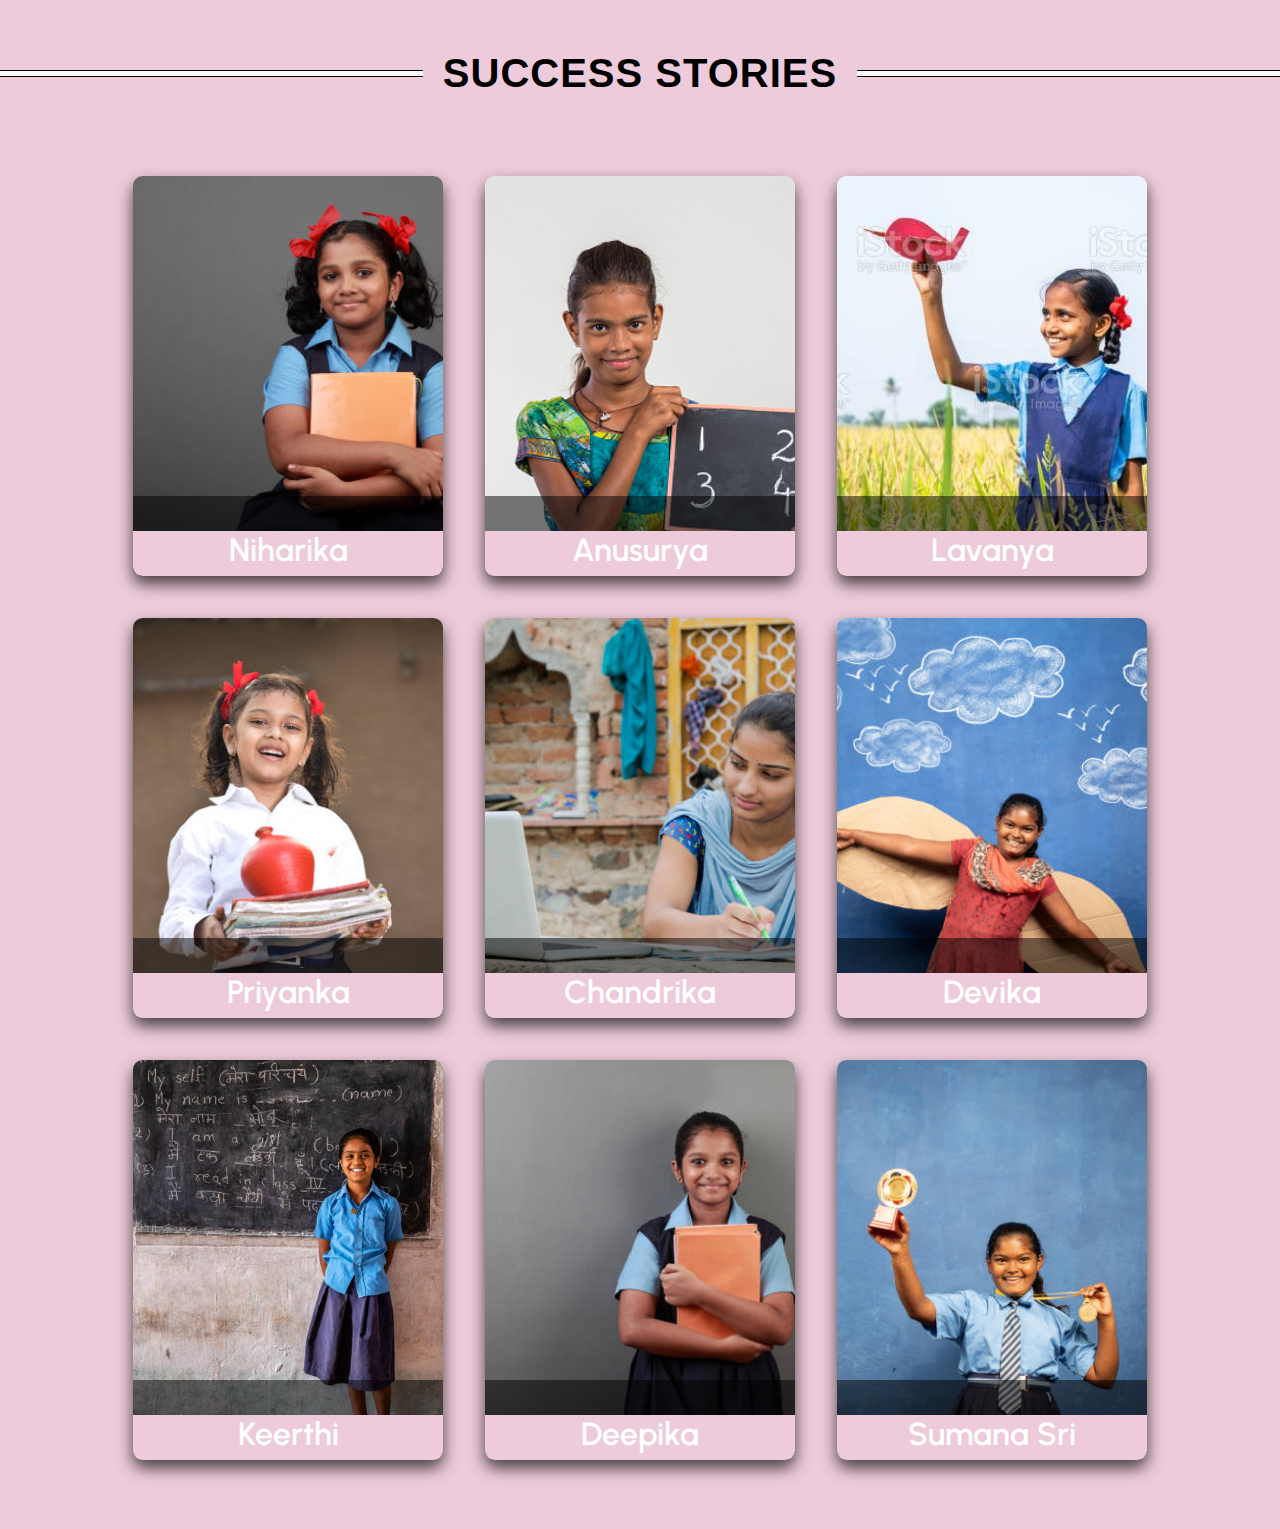
<file: p.html>
<!DOCTYPE html>
<html lang="en">
   <head>
      <meta charset="UTF-8" />
      <meta http-equiv="X-UA-Compatible" content="IE=edge" />
      <meta name="viewport" content="width=`, initial-scale=1.0" />
      <title>Document</title>
      <link rel="stylesheet" href="p.css" />
   </head>
   <body>
     <div class="seven">
        <h1>Success Stories</h1>
      </div>
      <section>
         <div class="cards grid">
            <div class="card">
               <div class="img-box">
                  <img src="/images/su-10.jpg" alt="mountain img" />
               </div>
               <div class="card-content">
                  <h1 class="card-heading">Niharika</h1>
                  <p class="card-text">
                     Today, I am going to tell you some inspiring stories of poor students. My all friend belong from poor family background and I am also part of them.<br>Her name is Niharika. she belongs from a poor family. her mother and father both are labor. They take out loans for niharika study.
                  </p>
               </div>
            </div>

            <div class="card">
                <div class="img-box">
                   <img src="/images/su-1.jpg" alt="mountain img" />
                </div>
                <div class="card-content">
                   <h1 class="card-heading">anusurya</h1>
                   <p class="card-text">
                     In 1943 I was in class VI in a school in Madurai, South India. I was in the ‘J section’. Yes, we had that many students in the St Mary’s High School, a Jesuit school. In the ‘I’ section I had a friend, Thangiah. I lived close to the school. I used to walk home after school with Thangiah. His house was beyond my house. ‘Four furlongs away,’ he said. Thangiah was a topper in his class.

                     On some evenings I would go to his house and with him for company take long walks, He was a barber by caste and the family had their shop in the street corner. His home was in a crowded side street. It was a one-ro
                     
                     
                   </p>
                </div>
             </div>

             <div class="card">
                <div class="img-box">
                   <img src="/images/su-2.jpg" alt="mountain img" />
                </div>
                <div class="card-content">
                   <h1 class="card-heading">Lavanya</h1>
                   <p class="card-text">
                     As a Student, The Struggle story is not mine but of my younger Brother, We often connect struggle with Job placement but after getting job we have to struggle their also, so struggle is continues process but being in middle class Our most of struggle ends with getting good college, school and Job.
                   </p>
                </div>
             </div>

             <div class="card">
                <div class="img-box">
                   <img src="/images/su-3.jpg" alt="mountain img" />
                </div>
                <div class="card-content">
                   <h1 class="card-heading">priyanka</h1>
                   <p class="card-text">
                     In 1943 I was in class VI in a school in Madurai, South India. I was in the ‘J section’. Yes, we had that many students in the St Mary’s High School, a Jesuit school. In the ‘I’ section I had a friend, Thangiah. I lived close to the school. I used to walk home after school with Thangiah. His house was beyond my house. ‘Four furlongs away,’ he said. Thangiah was a topper in his class.

                     On some evenings I would go to his house and with him for company take long walks, He was a barber by caste and the family had their shop in the street corner. His home was in a crowded side street. It was a one-ro
                     
                   </p>
                </div>
             </div>

             <div class="card">
                <div class="img-box">
                   <img src="/images/su-4.jpg" alt="mountain img" />
                </div>
                <div class="card-content">
                   <h1 class="card-heading">chandrika</h1>
                   <p class="card-text">
                      
                     As a Student, The Struggle story is not mine but of my younger Brother, We often connect struggle with Job placement but after getting job we have to struggle their also, so struggle is continues process but being in middle class Our most of struggle ends with getting good college, school and Job.
                  </p>
                   </p>
                </div>
             </div>  <div class="card">
                <div class="img-box">
                   <img src="/images/su-5.jpg" alt="mountain img" />
                </div>
                <div class="card-content">
                   <h1 class="card-heading">Devika</h1>
                   <p class="card-text">
                     
                     As a Student, The Struggle story is not mine but of my younger Brother, We often connect struggle with Job placement but after getting job we have to struggle their also, so struggle is continues process but being in middle class Our most of struggle ends with getting good college, school and Job.
                   </p>
                   </p>
                </div>
             </div>
             <div class="card">
                <div class="img-box">
                   <img src="/images/su-6.jpg" alt="mountain img" />
                </div>
                <div class="card-content">
                   <h1 class="card-heading">Keerthi</h1>
                   <p class="card-text">
                      
                     As a Student, The Struggle story is not mine but of my younger Brother, We often connect struggle with Job placement but after getting job we have to struggle their also, so struggle is continues process but being in middle class Our most of struggle ends with getting good college, school and Job.
                  </p>
                   </p>
                </div>
             </div>
            <div class="card">
                <div class="img-box">
                   <img src="/images/su-7.jpg" alt="mountain img" />
                </div>
                <div class="card-content">
                   <h1 class="card-heading">Deepika</h1>
                   <p class="card-text">
                     In 1943 I was in class VI in a school in Madurai, South India. I was in the ‘J section’. Yes, we had that many students in the St Mary’s High School, a Jesuit school. In the ‘I’ section I had a friend, Thangiah. I lived close to the school. I used to walk home after school with Thangiah. His house was beyond my house. ‘Four furlongs away,’ he said. Thangiah was a topper in his class.

                     On some evenings I would go to his house and with him for company take long walks, He was a barber by caste and the family had their shop in the street corner. His home was in a crowded side street. It was a one-ro
                     
                   </p>
                </div>
             </div>
            <div class="card">
               <div class="img-box">
                  <img src="/images/su-8.jpg" alt="mountain img" />
               </div>
               <div class="card-content">
                  <h1 class="card-heading">Sumana sri</h1>
                  <p class="card-text">
                     In 1943 I was in class VI in a school in Madurai, South India. I was in the ‘J section’. Yes, we had that many students in the St Mary’s High School, a Jesuit school. In the ‘I’ section I had a friend, Thangiah. I lived close to the school. I used to walk home after school with Thangiah. His house was beyond my house. ‘Four furlongs away,’ he said. Thangiah was a topper in his class.

                     On some evenings I would go to his house and with him for company take long walks, He was a barber by caste and the family had their shop in the street corner. His home was in a crowded side street. It was a one-ro
                     
                  </p>
               </div>
            </div>
            <!-- <div class="card">
               <div class="img-box">
                  <img src="/images/su-9.jpg" alt="mountain img" />
               </div>
               <div class="card-content">
                  <h1 class="card-heading">Surekha</h1>
                  <p class="card-text">
                     In 1943 I was in class VI in a school in Madurai, South India. I was in the ‘J section’. Yes, we had that many students in the St Mary’s High School, a Jesuit school. In the ‘I’ section I had a friend, Thangiah. I lived close to the school. I used to walk home after school with Thangiah. His house was beyond my house. ‘Four furlongs away,’ he said. Thangiah was a topper in his class.

                     On some evenings I would go to his house and with him for company take long walks, He was a barber by caste and the family had their shop in the street corner. His home was in a crowded side street. It was a one-ro
                     
                  </p>
               </div>
            </div> -->
         </div>
      </section>
   </body>
</html>
</file>
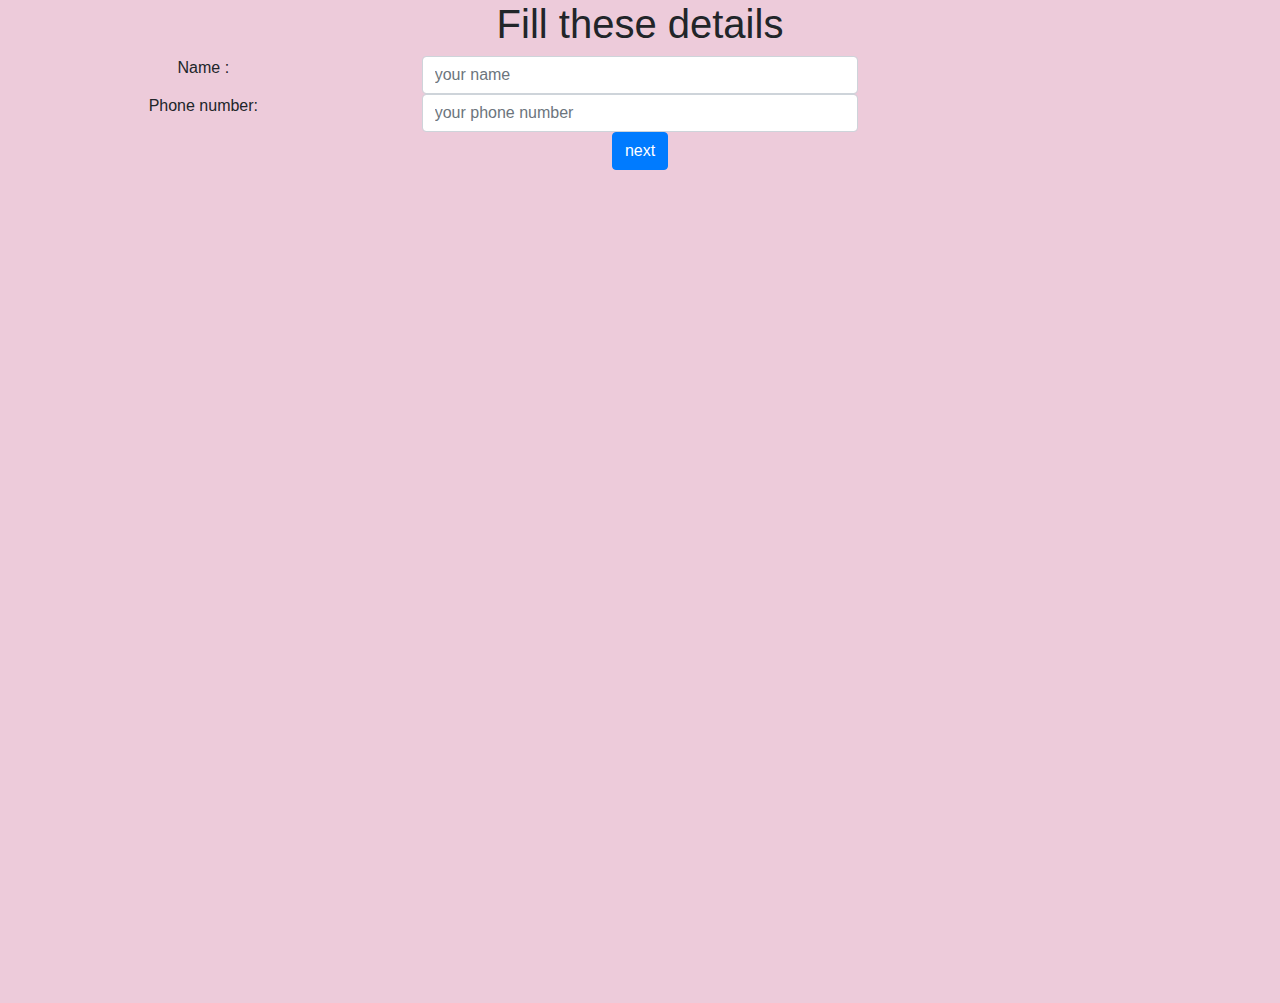
<file: raise.html>
<!DOCTYPE html>
<html lang="en">
<head>
    <meta charset="UTF-8">
    <meta http-equiv="X-UA-Compatible" content="IE=edge">
    <meta name="viewport" content="width=device-width, initial-scale=1.0">

    <!-- boot strap link -->
    <link rel="stylesheet" href="https://cdn.jsdelivr.net/npm/bootstrap@4.0.0/dist/css/bootstrap.min.css" integrity="sha384-Gn5384xqQ1aoWXA+058RXPxPg6fy4IWvTNh0E263XmFcJlSAwiGgFAW/dAiS6JXm" crossorigin="anonymous">
    <link
    rel="stylesheet"
    href=" https://cdn.jsdelivr.net/npm/bootstrap@4.6.2/dist/css/bootstrap.min.css"
  />
    <title>She Studies</title>
  <!-- CSS file  -->
  <link rel="stylesheet" href="styles.css">

</head>
<body>
  <center>

 
  <h1>Fill these details</h1>
  <form>

    <div class="row">
      <label for="validationDefault01" class="col-md-4  form-label ">Name :</label>
      <input type="text" class="col-md-4 form-control" id="validationDefault01" placeholder="your name " required>
    </div>
    <div class="row">
      <label for="validationDefault02" class="col-md-4 form-label">Phone number:</label>
      <input type="text" class="col-md-4 form-control" id="validationDefault02" placeholder="your phone number" required>
    </div>
    <input type="button" class="btn btn-primary" value="next" onclick="abc()">
  </form>
  <br>
  <br>
  <div id="form2">
    <h1>Now fill the further details</h1>
    <form >
      <div class="row">
        
          <label for="validationDefault01" class="col-md-4 form-label">First name</label>
          <input type="text" class="col-md-4 form-control" id="validationDefault01"  required>
        </div>
        <div class="row">
        
          <label for="validationDefault01" class="col-md-4 form-label">Last name</label>
          <input type="text" class="col-md-4 form-control" id="validationDefault01"  required>
        </div>
        <div class="row">
        
          <label for="validationDefault01" class="col-md-4 form-label">Father name</label>
          <input type="text" class="col-md-4 form-control" id="validationDefault01"  required>
        </div>
        <div class="row">
        
          <label for="validationDefault01" class="col-md-4 form-label">Mother name</label>
          <input type="text" class="col-md-4 form-control" id="validationDefault01"  required>
        </div>
        <div class="row">
        
          <label for="validationDefault01" class="col-md-4 form-label">Fathers occupation</label>
          <input type="text" class="col-md-4 form-control" id="validationDefault01"  required>
        </div>
        <div class="row">
        
          <label for="validationDefault01" class="col-md-4 form-label">Mother's occupation</label>
          <input type="text" class="col-md-4 form-control" id="validationDefault01"  required>
        </div>
        
        
     
        <div class="row">
        
          <label for="validationDefaultUsername" class="col-md-4 form-label">Email id </label>
          <div class="col-md-4 input-group">
            <!-- <span class="input-group-text" id="inputGroupPrepend2">@</span> -->
            <input type="email" class="form-control" id="validationDefaultUsername"  aria-describedby="inputGroupPrepend2" required>
          </div>
       
      </div>
      <h3>Enter your economic details</h3>
      <div class="row">
        <label for="exampleFormControlFile1" class="col-md-4">  &nbsp;&nbsp;Submit your EWS(Ecomnomically Weaker Section ) certificate : </label>
        <input type="file" class="col-md-4 form-control-file" id="exampleFormControlFile1" required >
    
      </div>
      <div class="row">
        <label for="exampleFormControlFile1" class="col-md-5">&nbsp;&nbsp;Submit your Income certificate</label>
        <input type="file" class="col-md-4 form-control-file" id="exampleFormControlFile1" required>
    
      </div>
      <h3>Enter your Eduction details</h3>
      <div class="row">
        
        <label for="validationDefault01" class="col-md-4 form-label">Which grade are you studying now ?</label>
        <select class="form-select" id="validationDefault04" required>
          <option selected disabled value="">Choose..</option>
          <option>1 t0 5 th </option>
          <option>6th </option>
          <option>7th</option>
          <option>8th</option>
          <option>9th</option>
          <option>10th</option>
          <option>11th / Inter first year</option>
          <option>12 th / Inter second year</option>
          <option>Graduation 1st year</option>
          <option>Graduation 2nd year </option>
          <option>Graduation 3rd year </option>
          <option>Graduation 4th year </option>
          <option>Post graduation</option>



        

         
          

        </select>
        
      </div>
      <div class="row">
        <label for="exampleFormControlFile1" class="col-md-4">&nbsp;&nbsp;Submit your Previous class progress report</label>
        <input type="file" class="col-md-4 form-control-file" id="exampleFormControlFile1" required>
    
      </div>



      
      
      <h4>Enter you resendential details / Address</h4>
      <div class="row">
        
        <label for="validationDefault01" class="col-md-4 form-label">City/Village name</label>
        <input type="text" class="col-md-4 form-control" id="validationDefault01"  required>
      </div>

       <div class="row">
       
          <label for="validationDefault04" class="col-md-4 form-label">State</label>
          <select class="col-md-4 form-select" id="validationDefault04" required>
            <option selected disabled value="">Choose...</option>
            <option>Andhra Pradesh</option>
            <option>Arunachal pradesh</option>
            <option>Bihar</option>
            <option>Chattsighar</option>
            <option>Dehradun</option>
            <option>Jammu and kashmir</option>
            <option>Kerala</option>
            <option>Karnataka</option>
            <option>Tamilnadu</option>
            <option>Telangana</option>

          </select>
        
      </div>
        

        <div class="row">
          <label for="validationDefault05" class="col-md-4 form-label">Zip</label>
          <input type="text" class="col-md-4 form-control" id="validationDefault05" required>
        </div>
       
        <div class="form-group">
          <div class="form-check">
            <input class="form-check-input" type="checkbox" value="" id="invalidCheck" required>
            <label class="form-check-label" for="invalidCheck">
              Agree to terms and conditions
            </label>
            <div class="invalid-feedback">
              You must agree before submitting.
            </div>
          </div>
        </div>
        
        
        <div class="col-12">
        <a href="cong.html"> <button type="button">Submit form </button></a>
          </div>
      </form>
          
      </div>
      
      
      
    </center> 



  <script>
    let f2 = document.getElementById('form2');
    f2.style.visibility ='hidden'
    

   function abc(){
    let inputtxt = document.getElementById('validationDefault02')
    var phoneno = /^\d{10}$/;
    if((inputtxt.value.match(phoneno))){
      validate()
    }
    else{
      alert("please enter a valid phone number");
        return false;
    }
   }
   function validate(){
     f2.style.visibility ='visible'
   }

   (function() {
  'use strict';
  window.addEventListener('load', function() {
    // Fetch all the forms we want to apply custom Bootstrap validation styles to
    var forms = document.getElementsByClassName('needs-validation');
    // Loop over them and prevent submission
    var validation = Array.prototype.filter.call(forms, function(form) {
      form.addEventListener('submit', function(event) {
        if (form.checkValidity() === false) {
          event.preventDefault();
          event.stopPropagation();
        }
        form.classList.add('was-validated');
      }, false);
    });
  }, false);
})();
   


  </script>
</body>
</html>
</file>
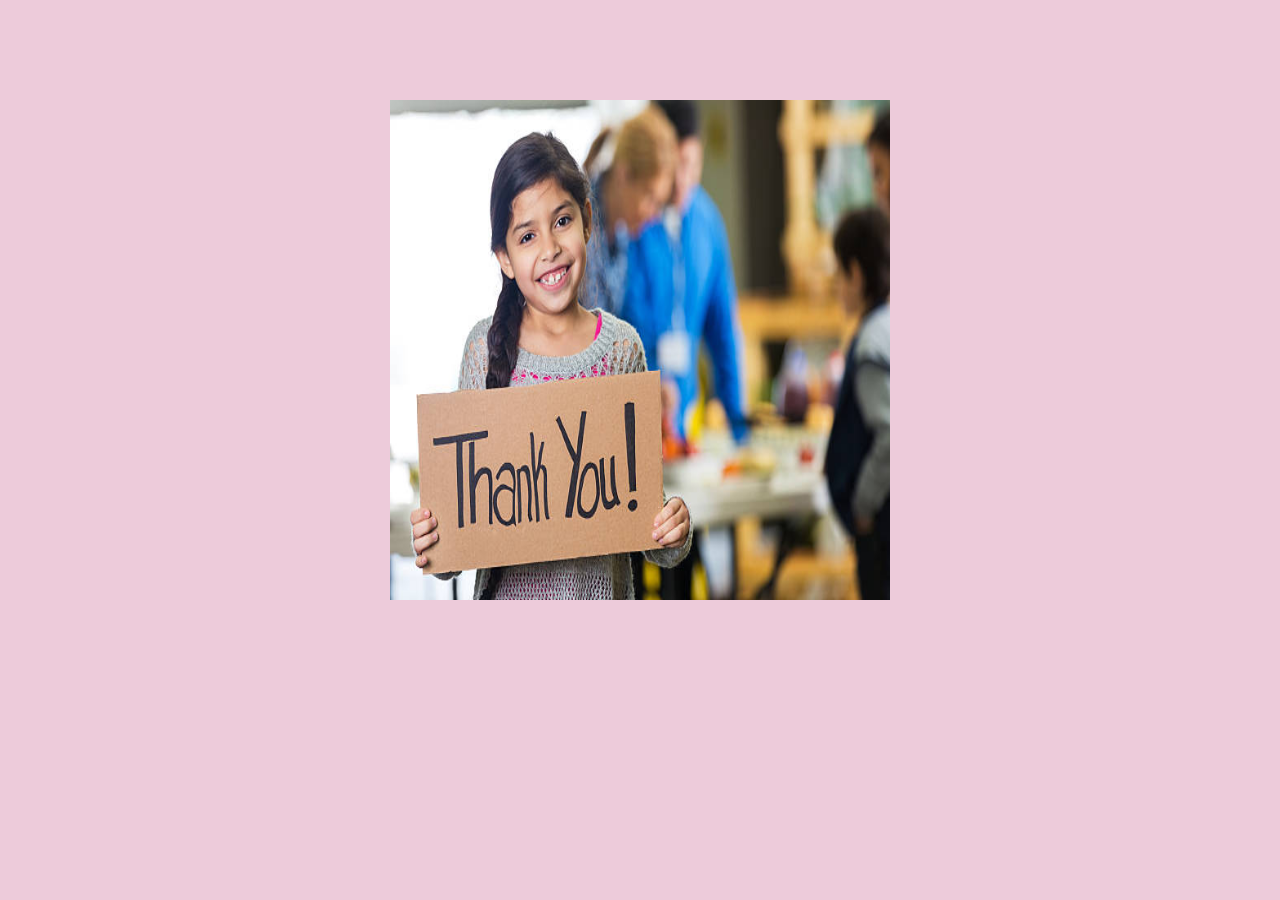
<file: thankyou.html>
<!DOCTYPE html>
<html lang="en">
<head>
    <meta charset="UTF-8">
    <meta http-equiv="X-UA-Compatible" content="IE=edge">
    <meta name="viewport" content="width=device-width, initial-scale=1.0">
    <title>Document</title>
</head>
<style>
    body{
        background-color: rgb(237, 203, 218);
    }
    div{
        margin-top: 100px;
    }
</style>
<body>
    <div align="center">
        <img style="height: 500px;
    width: 500px;" src="tnk.jpg" alt=""  >
    </div>
    
</body>
</html>
</file>
<file: p.css>
@import url("https://fonts.googleapis.com/css2?family=Urbanist:wght@400;500;600&display=swap");

* {
   box-sizing: border-box;
   padding: 0;
   margin: 0;
   /* background: paleturquoise; */
   background-color: rgb(237, 203, 218);
}

.seven h1 {
    margin-top: 60px;
    text-align: center;
    font-size: 40px;
    font-weight: 900;
    /* color: paleturquoise; */
    letter-spacing: 1px;
    text-transform: uppercase;
    font-family: "Gill Sans", "Gill Sans MT", Calibri, "Trebuchet MS", sans-serif;
    display: grid;
    grid-template-columns: 1fr max-content 1fr;
    grid-template-rows: 27px 0;
    grid-gap: 20px;
    align-items: center;
}

.seven h1:after,
.seven h1:before {
    content: " ";
    display: block;
    border-bottom: 1px solid #000;
    border-top: 1px solid #000;
    height: 5px;
    background-color: #f8f8f8;
}

html {
   scroll-behavior: smooth;
}

section {
   font-family: "Urbanist", sans-serif;
   font-size: 1rem;
   display: flex;
   justify-content: center;
   align-items: center;
   min-height: 100vh;
   padding: 4rem 0;
}

.img-box img {
   display: block;
   width: 100%;
   height: 25rem;
   object-fit: cover;
}

.grid {
   display: grid;
   grid-template-columns: repeat(3, 1fr);
   justify-content: center;
   grid-gap: 2rem;
   text-align: center;
   width: 80%;
   margin: auto;
}

.card {
   display: block;
   overflow: hidden;
   border-radius: 0.6rem;
   box-shadow: 0 0.5rem 1rem rgba(0, 0, 0, 0.7);
   cursor: pointer;
   transition: 0.2s;
   position: relative;
   margin: 5px;
}

.card-content {
   position: absolute;
   background-color: rgb(0 0 0 / 50%);
   color: #ffffff;
   bottom: 0;
   width: 100%;
   height: 20%;
   padding: 2.2rem 0;
   overflow: hidden;
   transition: 0.7s;
}
.card-content h1 {
   font-size: 2rem;
   font-weight: 600;
   text-transform: capitalize;
}

.card-content p {
   font-size: 1rem;
   font-weight: 400;
   line-height: 1.5rem;
   padding: 1.2rem;
}

.card-content:hover {
   height: 60%;
   transition: 0.7s;
}

/* ========== RESPONSIVE ========== */
/* for tablet */
@media screen and (max-width: 1024px) {
   .grid {
      grid-template-columns: repeat(2, 1fr);
   }
}
/* for mobile */
@media screen and (max-width: 767px) {
   .grid {
      grid-template-columns: 1fr;
   }
}
</file>
<file: styles.css>
body{
   
    background-color: rgb(237, 203, 218);
    /* background: linear-gradient(5deg, rgb(243, 148, 195), paleturquoise); */
 
   
 
}

.nav_bar{
    top: 0px;
    left: 0px;
    right: 0px;
    position: sticky;
    height: 100px;
    width: 100%;
    margin-bottom: 5px;
    /* color: rgb(216, 241, 241); */
    opacity: 0.9;
    

}



.nav_bar a, li, button,#logo{
    padding-top: 15px;
    /* font-size: 20px; */
    font-weight: bold;

}
#nav_items{
    margin-left: 450px;
    display: flex;
    justify-content: space-around;
}
#nav_items li{
    margin-right: 50px;
}
#head{
  
    height: 400px;
    width: 1400px;
    display: flex;
    justify-content: space-between;
    box-sizing: border-box;
    
}
#head .matter{
    width: 800px;
    padding-left: 100px;
    padding-top: 150px;
   
}
#head h1{
    font-size: 50px;
}
#head .matter button{
    margin-left: 200px;
}
#head img{
    width: 500px;
    height: 500px;
    padding-top: 100px;

}
.social_media{
    float: right;
    display: flex;
    /* margin-top: 50px; */
    flex-direction: column;
    justify-content: space-between;
    top: 50px;
    position: sticky;
  
}
.social_media .sites{
    border: 1px solid black;

}
.social_media .sites i{
    font-size: 34px;
}


/* swipers jessies part  */

.abt h1 {
    font-family: 'Gill Sans', 'Gill Sans MT', Calibri, 'Trebuchet MS', sans-serif;
    text-align: center;
    font-size: 50px;
    font-weight: 300;
    color: #222;
    letter-spacing: 1px;
    text-transform: uppercase;
    margin-top: 10rem;
    display: grid;
    grid-template-columns: 1fr max-content 1fr;
    grid-template-rows: 20px 0;
    grid-gap: 20px;
    align-items: center;

}

.about h1:after,
.about h1:before {
    content: " ";
    display: block;
    border-bottom: 1px solid #c50000;
    border-top: 1px solid #c50000;
    height: 5px;
    background-color: #f8f8f8;
}

 .abt p {
    font-family: Verdana, Geneva, Tahoma, sans-serif;
    text-align: center;
    font-size: 20px;
    font-weight: 100;
    color: #222;
    letter-spacing: 1px;
    margin-top: 4rem;
    margin-left: 5rem;
    margin-right: 5rem;
    color: gray;
    display: grid;


    grid-gap: 20px;
    align-items: center;

}
.abt  h2 {
    font-family: Verdana, Geneva, Tahoma, sans-serif;
    text-align: center;
    font-size: 50px;
    font-weight: 100;
    color: #222;
    letter-spacing: 1px;
    margin-top: 4rem;
    margin-left: 5rem;
    margin-right: 5rem;

    display: grid;


    grid-gap: 20px;
    align-items: center;
}

.goal {
    font-family: Verdana, Geneva, Tahoma, sans-serif;
    text-align: center;
    font-size: 20px;
    font-weight: 100;
    color: #222;
    letter-spacing: 1px;
    margin-top: 2rem;
    margin-left: 5rem;
    margin-right: 5rem;
    color: gray;
    display: grid;


    grid-gap: 20px;
    align-items: center;

}

/* vissionmission */
.team {
    width: 100%;
    height: auto;
    margin: auto;
    display: flex;
    justify-content: center;
    align-items: center;
}

.team-area {
    display: flex;
    justify-content: center;
    align-items: center;
    flex-wrap: wrap;
    flex-direction: row;
}

.single-team {
    width: 520px;
    height: 420px;
    overflow: hidden;
    position: relative;
    margin: 20px;
    box-shadow: rgba(50, 50, 93, 0.25) 0px 50px 100px -20px,
        rgba(0, 0, 0, 0.3) 0px 30px 60px -30px;
}

.single-team::after {
    content: '';
    width: 100%;
    height: 100%;
    position: absolute;
    top: 0;
    left: 0;
    transition: all 0.3s ease;
    opacity: 0;
}

.single-team:hover:after {
    position: absolute;
    content: '';
    top: 0;
    left: 0;
    width: 100%;
    height: 100%;
    opacity: 1;
    transform: translateY(0);
    /* background: linear-gradient(45deg, rgba(0, 108, 255, 0.8) 20%, rgba(0, 108, 255, 0)); */
    /* background: linear-gradient( rgb(243, 148, 195) 20%, paleturquoise); */

    z-index: 2;
}

.single-team img {
    height: auto;
    transition: all 0.5s ease;
    width: 100%;
    height: auto;
    object-fit: cover;
    min-height: 100%;
}

.single-team:hover img {
    transform: scale(1.3) translate(5%, 5%);
}

.single-team .info {
    overflow: hidden;
    transform: translateX(-110%);
    transition: all 0.5s ease;
    position: absolute;
    left: 5%;
    right: 5%;
    bottom: 5%;
    padding: 5px 15px;
    border-left: 3px solid #ffffff;
    border-radius: 15px 0 0 15px;
    color: #ffffff;
    z-index: 3;
    opacity: 0;

}

.single-team:hover .info {
    opacity: 1;
    transform: translateX(0);
}

.info h3 {
    margin-bottom: 5px;
    text-transform: uppercase;
    letter-spacing: 2px;
    font-family: 'Orbitron', sans-serif;
    font-size: 20px;
    color: black;
}

.info p {
    font-size: 12px;
    line-height: 20px;
}

.info h3,
.info p {
    transition: all 0.7s ease;
    transform: translateX(-100%);
    overflow: hidden;
}

.single-team:hover .info h3,
.single-team:hover .info p {
    transform: translateX(0);
}

/* buttons */
/* vm styles */
.mv {
    color: black;
}

.butons {
    margin: 0rem;
    /* background-color: aquamarine; */
    display: flex;
    justify-content: space-around;
    padding-top: 50px;
    box-sizing: border-box;
    margin-bottom: 0px;
}

#swap{
    
    background-color: rgb(237, 203, 218);
   
}
/* #button1 {
    margin: 5rem;
}

#button2 {
    margin-left: 10rem;
} */






/* slider */
.swiper {
    width: 70%;
    height: 50%;
}

.swiper-slide {
    text-align: center;
    font-size: 18px;
    /* background: #fff; */
    display: flex;
    justify-content: center;
    align-items: center;
}

.swiper-slide img {
    display: block;
    width: 40%;
    height: 20%;
    object-fit: cover;
}
/* jessie end */

/* madhuri start */

.nine h1 {
    text-align: center;
    font-size: 50px;
    text-transform: uppercase;
  color: black;
    letter-spacing: 1px;
    font-family: "Playfair Display", serif;
    font-weight: 400;
    margin-top: 20px;
}

.nine h1 span {
    margin-top: 5px;
    font-size: 20px;
    color: #000;
    word-spacing: 1px;
    font-weight: normal;
    letter-spacing: 2px;
    text-transform: uppercase;
    font-family: cursive;
    font-weight: 500;
    display: grid;
    grid-template-columns: 1fr max-content 1fr;
    grid-template-rows: 27px 0;
    grid-gap: 20px;
    align-items: center;
}

.nine h1 span:after,
.nine h1 span:before {
    content: " ";
    display: block;
    border-bottom: 1px solid #ccc;
    border-top: 1px solid #ccc;
    height: 5px;
    background-color: #f8f8f8;
}

.cont {
    display: grid;
    align-items: center;
    grid-template-columns: 1fr 1fr;
    column-gap: 105px;
    box-shadow: 0 0 35px rgba(0, 0, 0, 0.5);
    width: 175vmin;
    height: 55vmin;
    margin-top: 25px;
    /* margin-bottom: 25px; */
}

img {
    max-width: 100%;
    height: 50vmin;
    margin-right: 50px;
    margin-top: 5px;
}

.text {
    width: 700px;
    font-size: 17px;
    margin-right: 50px;
}

.seven h1 {
    margin-top: 60px;
    text-align: center;
    font-size: 40px;
    font-weight: 900;
    color: black;
    letter-spacing: 1px;
    text-transform: uppercase;
    font-family: "Gill Sans", "Gill Sans MT", Calibri, "Trebuchet MS", sans-serif;
    display: grid;
    grid-template-columns: 1fr max-content 1fr;
    grid-template-rows: 27px 0;
    grid-gap: 20px;
    align-items: center;
}

.seven h1:after,
.seven h1:before {
    content: " ";
    display: block;
    border-bottom: 1px solid #000;
    border-top: 1px solid #000;
    height: 5px;
    background-color: #f8f8f8;
}

* {
    margin: 0;
    padding: 0;
    box-sizing: border-box;
}

/* body {
    width: 100vw;
    min-height: 100vh;
    background-color: #070225;
    display: flex;
    justify-content: center;
    align-items: center;
  } */


.container {
    /* position: relative; */
    display: flex;
    justify-content: center;
    align-items: center;
    flex-wrap: wrap;
}

.container .box {
    position: relative;
    width: 20rem;
    height: 20rem;
    margin: 3rem;
}

.container .box:hover .imgBox {
    transform: translate(-1.5rem, -1.5rem);
}

.container .box:hover .content {
    transform: translate(3.5rem, 3.5rem);
}

.imgBox {
    position: absolute;
    top: 0;
    left: 0;
    width: 100%;
    height: 100%;
    z-index: 2;
    transition: all 0.5s ease-in-out;
}

.imgBox img {
    width: 20rem;
    height: 20rem;
    object-fit: cover;
    resize: both;
    margin-bottom: 50px;
}

.content {
    position: absolute;
    top: 0;
    left: 0;
    width: 100%;
    height: 100%;
    padding: 0.5rem;
    display: flex;
    justify-content: center;
    /* background-color: rgb(246, 159, 203); */
    background: linear-gradient(45deg, rgb(243, 148, 195), paleturquoise);
    margin-top: 5px;
    z-index: 1;
    align-items: flex-end;
    text-align: center;
    transition: 0.5s ease-in-out;
}

.content h2 {
    display: block;
    font-size: 2rem;
    color: #111;
    font-weight: 500;
    line-height: 2rem;
    letter-spacing: 1px;
}

.content span {
    color: #555;
    font-size: 1.4rem;
    font-weight: 300;
    letter-spacing: 2px;
}

@media (max-width: 600px) {
    .container .box:hover .content {
        transform: translate(0, 3.5rem);
    }

    .container .box:hover .imgBox {
        transform: translate(0, -3.5rem);
    }
}

.wrapper {
    width: 90%;
    height: auto;
    display: flex;
    justify-content: space-around;
    align-items: center;
    flex-wrap: wrap;
}

.bax {
    width: 300px;
    height: 400px;
    position: relative;
    border: none;
    box-shadow: rgba(50, 50, 93, 0.25) 0px 13px 27px -5px, rgba(0, 0, 0, 0.3) 0px 8px 16px -8px;
    overflow: hidden;
    cursor: pointer;
    margin: 10px 5px;
}

.bax img {
    width: 105%;
    height: 105%;
    object-fit: cover;
}

.info {
    display: grid;
    place-content: center;
    text-align: center;
    position: absolute;
    width: 100%;
    height: 100%;
    top: 0;
    left: 0;
    background: linear-gradient(45deg, rgb(243, 148, 195), paleturquoise);
    transition: all 0.5s linear;
    clip-path: circle(0% at 50% 50%);
}

.info h2 {
    font-family: impact;
    text-transform: uppercase;
    letter-spacing: 2px;
    font-size: 30px;
    color: #ffffff;
    line-height: 1.5;
    letter-spacing: 2px;

}

.info p {
    font-size: 15px;
    color: #ffffff;
    line-height: 1.6;
}

.bax:hover .info {
    clip-path: circle(70% at 50% 50%);
}

/* madhu end  */

@media screen  and (max-width:700px) {

    #nav_items {
    
        margin-left: 0px;
        
    
    }
    #nav_items li{
        margin-right: 0px;
    }

    #head{
        margin-top: 0px;
        height: 400px;
        width: 375px;
        display: flex;
        justify-content: space-between;
        box-sizing: border-box;
        
    }

    #head .matter{
        width: 200px;
      
        padding-left: 10px;
        padding-top: 50px;

        
    }
    #head .matter h1{
        font-size: 35px;
    }
    #head .matter h4{
        font-size: 20px;
    }

    #head .matter button{
        margin-left: 20px;
    }
    #head .imageu img{
        width: 200px;
        height: 350px;
        border-radius: 50%;
        
    
    }
    .social_media{
        float: right;
        display: flex;
        margin-top: 100px;
        flex-direction: column;
        justify-content: space-between;
        top: 100px;
        position: sticky;
      
    }
    .social_media .sites{
        border: 1px solid black;
    
    }
    .social_media .sites i{
        font-size: 34px;
    }

    .contact{
        width: 375px;
        display: flex;
       
        flex-direction: column;
    
    }
    .cont{
        margin-left: 0px;
        background: 0;
        
    }
    .icns{
        display: flex;
        flex-direction: column;
       
        top: 25vh;
        left: 200px;
        position: fixed;
        /* float: left; */
    }
    

    
    }

/* suvvi code  */
.contact{
    width: 1200px;
    display: flex;
   
    justify-content: space-evenly;

}
.cont{
    margin-left: 100px;
}
.contact a{
    text-decoration: none;
    color: black;
}

.contact .col li{
    margin-bottom: 15px;
}
.icns{
    display: flex;
    flex-direction: column;
   
    top: 30vh;
    left: 95%;
    position: fixed;
    /* float: left; */
}
.icns .ics{
    align-items: center;
   margin-top: 10px;
    border: 1px solid black;
    height: 50px;
    width: 50px;
    padding-left: 9px;
    padding-top: 5px;
    border-radius: 50%;
    background-color: rgb(224, 126, 175)color;
}
.icns a{
    text-decoration: none;
    color: #000;

}
.contact li :hover{
    color: rgb(237, 98, 167);
}
</file>
